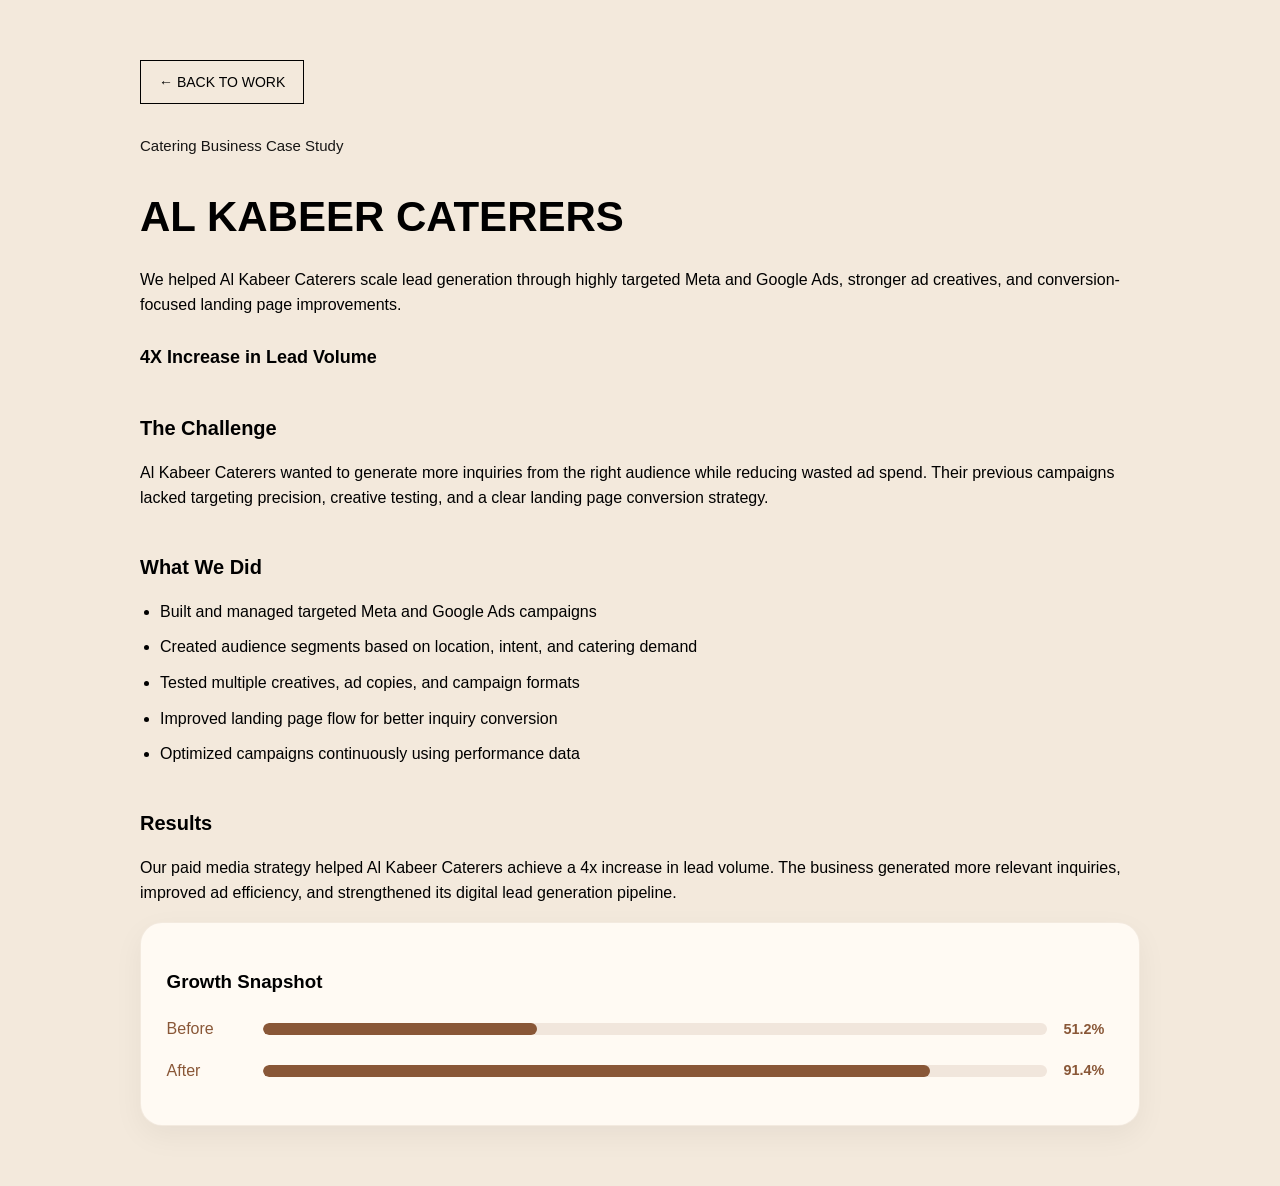
<file: al-kabeer.html>
<!doctype html>
<html lang="en">
  <head>
    <meta charset="UTF-8" />
    <meta name="viewport" content="width=device-width, initial-scale=1.0" />
    <title>Al Kabeer Caterers - Case Study</title>
    <style>
      body {
        margin: 0;
        font-family: Arial, sans-serif;
        background: #f3e9dc;
        color: black;
        line-height: 1.6;
      }

      .container {
        max-width: 1000px;
        margin: 0 auto;
        padding: 60px 20px;
      }

      .back-btn {
        display: inline-block;
        margin-bottom: 30px;
        padding: 10px 18px;
        border: 1px solid black;
        color: black;
        text-decoration: none;
        font-size: 14px;
      }

      h1 {
        font-size: 42px;
        margin: 10px 0;
        text-transform: uppercase;
      }

      h2 {
        font-size: 20px;
        margin-top: 40px;
        margin-bottom: 10px;
      }

      p {
        font-size: 16px;
        margin-bottom: 16px;
      }

      ul {
        padding-left: 20px;
      }

      li {
        margin-bottom: 10px;
      }

      .meta {
        font-size: 15px;
        opacity: 0.9;
        margin-bottom: 25px;
      }

      .highlight {
        font-size: 18px;
        font-weight: bold;
        margin: 25px 0;
      }
    </style>
  </head>
  <body>
    <div class="container">
      <a href="index.html#services" class="back-btn">&larr; BACK TO WORK</a>

      <div class="meta">Catering Business Case Study</div>
      <h1>AL KABEER CATERERS</h1>
      <p>
        We helped Al Kabeer Caterers scale lead generation through highly
        targeted Meta and Google Ads, stronger ad creatives, and
        conversion-focused landing page improvements.
      </p>

      <div class="highlight">4X Increase in Lead Volume</div>

      <h2>The Challenge</h2>
      <p>
        Al Kabeer Caterers wanted to generate more inquiries from the right
        audience while reducing wasted ad spend. Their previous campaigns lacked
        targeting precision, creative testing, and a clear landing page
        conversion strategy.
      </p>

      <h2>What We Did</h2>
      <ul>
        <li>Built and managed targeted Meta and Google Ads campaigns</li>
        <li>
          Created audience segments based on location, intent, and catering
          demand
        </li>
        <li>Tested multiple creatives, ad copies, and campaign formats</li>
        <li>Improved landing page flow for better inquiry conversion</li>
        <li>Optimized campaigns continuously using performance data</li>
      </ul>

      <h2>Results</h2>
      <p>
        Our paid media strategy helped Al Kabeer Caterers achieve a 4x increase
        in lead volume. The business generated more relevant inquiries, improved
        ad efficiency, and strengthened its digital lead generation pipeline.
      </p>
      <div class="case-chart-card">
        <h3>Growth Snapshot</h3>

        <div class="bar-row">
          <span>Before</span>
          <div class="bar-track">
            <div class="bar-fill" style="width: 35%"></div>
          </div>
          <strong>51.2%</strong>
        </div>

        <div class="bar-row">
          <span>After</span>
          <div class="bar-track">
            <div class="bar-fill" style="width: 85%"></div>
          </div>
          <strong>91.4%</strong>
        </div>
      </div>
      <!doctype html>
      <html lang="en">
        <head>
          <meta charset="UTF-8" />
          <meta
            name="viewport"
            content="width=device-width, initial-scale=1.0"
          />
        </head>
      </html>
    </div>
  </body>
</html>
<title>London Waffles - Case Study</title>
<style>
  body {
    margin: 0;
    font-family: Arial, sans-serif;
    background: #f3e9dc;
    color: black;
    line-height: 1.6;
  }
  .container {
    max-width: 1000px;
    margin: 0 auto;
    padding: 60px 20px;
  }
  .back-btn {
    display: inline-block;
    margin-bottom: 30px;
    padding: 10px 18px;
    border: 1px solid black;
    color: black;
    text-decoration: none;
    font-size: 14px;
  }
  h1 {
    font-size: 42px;
    margin: 10px 0;
    text-transform: uppercase;
  }
  h2 {
    font-size: 20px;
    margin-top: 40px;
    margin-bottom: 10px;
  }
  p {
    font-size: 16px;
    margin-bottom: 16px;
  }
  ul {
    padding-left: 20px;
  }
  li {
    margin-bottom: 10px;
  }
  .meta {
    font-size: 15px;
    opacity: 0.9;
    margin-bottom: 25px;
  }
  .highlight {
    font-size: 18px;
    font-weight: bold;
    margin: 25px 0;
  }
  .case-chart-card {
    background: #fffaf3;
    border: 1px solid rgba(137, 87, 55, 0.1);
    border-radius: 22px;
    padding: 1.6rem;
    box-shadow: 0 10px 30px rgba(0, 0, 0, 0.05);
  }

  .case-chart-card h3 {
    color: var(--Coffee);
    margin-bottom: 1.2rem;
  }

  .bar-row {
    display: grid;
    grid-template-columns: 80px 1fr 50px;
    gap: 1rem;
    align-items: center;
    margin-bottom: 1rem;
    color: #895737;
  }

  .bar-track {
    height: 12px;
    background: rgba(137, 87, 55, 0.12);
    border-radius: 999px;
    overflow: hidden;
  }

  .bar-fill {
    height: 100%;
    background: #895737;
    border-radius: 999px;
  }

  .bar-row strong {
    font-size: 0.9rem;
  }
</style>
</file>
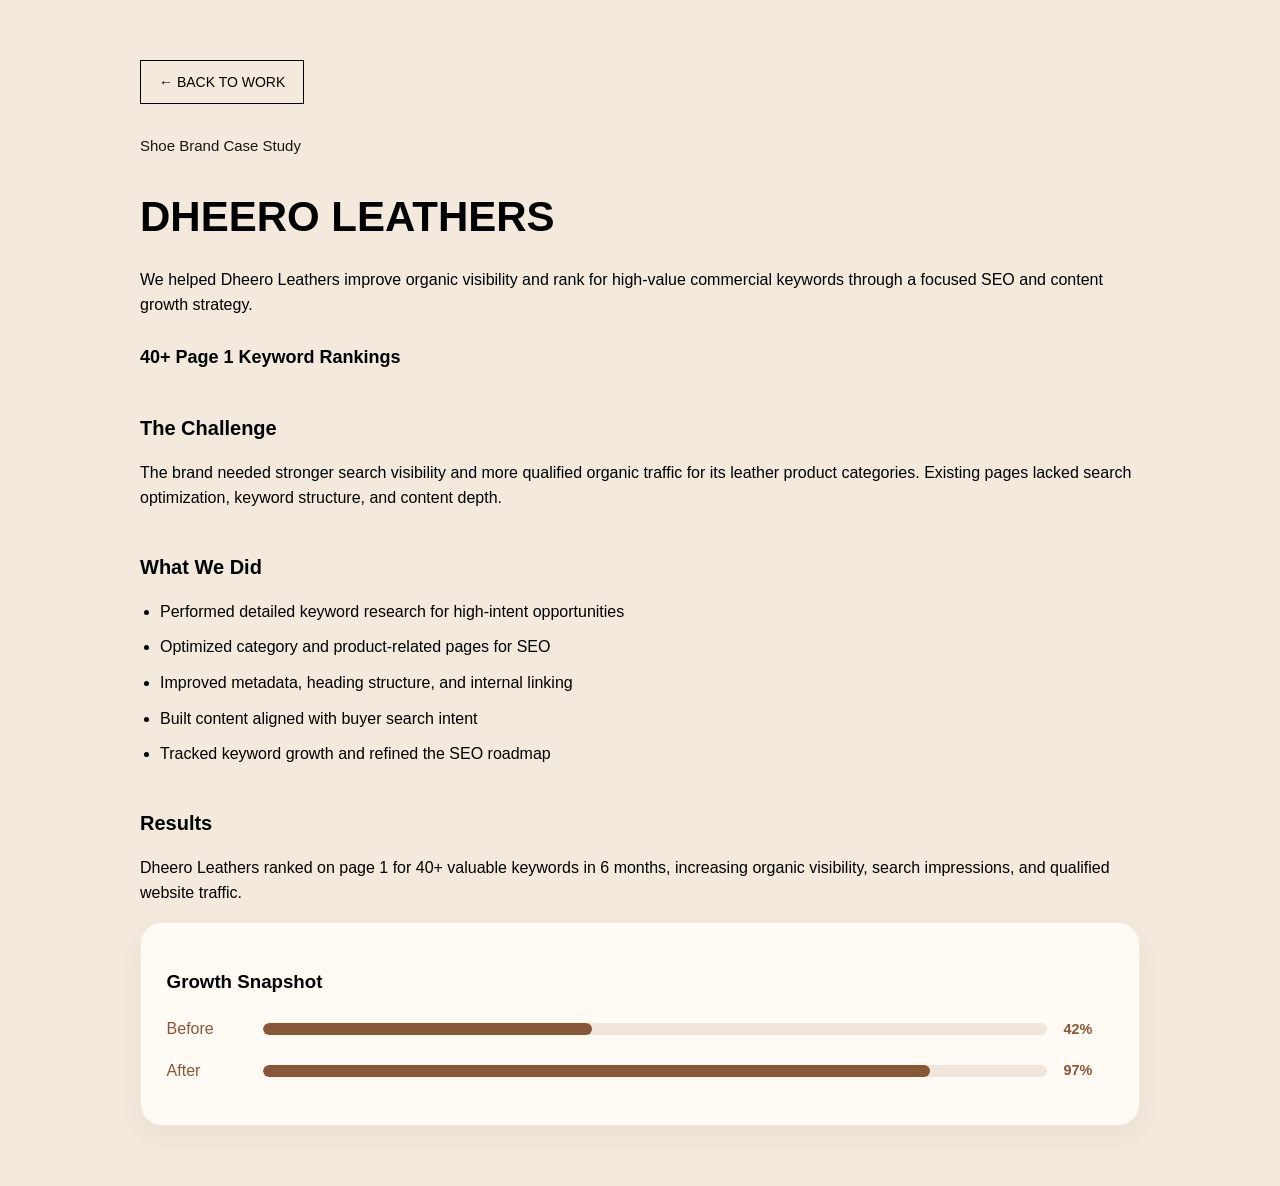
<file: dheero.html>
<!doctype html>
<html lang="en">
  <head>
    <meta charset="UTF-8" />
    <meta name="viewport" content="width=device-width, initial-scale=1.0" />
    <title>Dheero Leathers - Case Study</title>
    <style>
      body {
        margin: 0;
        font-family: Arial, sans-serif;
        background: #f3e9dc;
        color: black;
        line-height: 1.6;
      }
      .container {
        max-width: 1000px;
        margin: 0 auto;
        padding: 60px 20px;
      }
      .back-btn {
        display: inline-block;
        margin-bottom: 30px;
        padding: 10px 18px;
        border: 1px solid black;
        color: black;
        text-decoration: none;
        font-size: 14px;
      }
      h1 {
        font-size: 42px;
        margin: 10px 0;
        text-transform: uppercase;
      }
      h2 {
        font-size: 20px;
        margin-top: 40px;
        margin-bottom: 10px;
      }
      p {
        font-size: 16px;
        margin-bottom: 16px;
      }
      ul {
        padding-left: 20px;
      }
      li {
        margin-bottom: 10px;
      }
      .meta {
        font-size: 15px;
        opacity: 0.9;
        margin-bottom: 25px;
      }
      .highlight {
        font-size: 18px;
        font-weight: bold;
        margin: 25px 0;
      }
    </style>
  </head>
  <body>
    <div class="container">
      <a href="index.html#services" class="back-btn">&larr; BACK TO WORK</a>

      <div class="meta">Shoe Brand Case Study</div>
      <h1>DHEERO LEATHERS</h1>
      <p>
        We helped Dheero Leathers improve organic visibility and rank for
        high-value commercial keywords through a focused SEO and content growth
        strategy.
      </p>

      <div class="highlight">40+ Page 1 Keyword Rankings</div>

      <h2>The Challenge</h2>
      <p>
        The brand needed stronger search visibility and more qualified organic
        traffic for its leather product categories. Existing pages lacked search
        optimization, keyword structure, and content depth.
      </p>

      <h2>What We Did</h2>
      <ul>
        <li>
          Performed detailed keyword research for high-intent opportunities
        </li>
        <li>Optimized category and product-related pages for SEO</li>
        <li>Improved metadata, heading structure, and internal linking</li>
        <li>Built content aligned with buyer search intent</li>
        <li>Tracked keyword growth and refined the SEO roadmap</li>
      </ul>

      <h2>Results</h2>
      <p>
        Dheero Leathers ranked on page 1 for 40+ valuable keywords in 6 months,
        increasing organic visibility, search impressions, and qualified website
        traffic.
      </p>
      <div class="case-chart-card">
        <h3>Growth Snapshot</h3>

        <div class="bar-row">
          <span>Before</span>
          <div class="bar-track">
            <div class="bar-fill" style="width: 42%"></div>
          </div>
          <strong>42%</strong>
        </div>

        <div class="bar-row">
          <span>After</span>
          <div class="bar-track">
            <div class="bar-fill" style="width: 85%"></div>
          </div>
          <strong>97%</strong>
        </div>
      </div>
      <!doctype html>
      <html lang="en">
        <head>
          <meta charset="UTF-8" />
          <meta
            name="viewport"
            content="width=device-width, initial-scale=1.0"
          />
          <title>Dheero Leathers - Case Study</title>
          <style>
            body {
              margin: 0;
              font-family: Arial, sans-serif;
              background: #f3e9dc;
              color: black;
              line-height: 1.6;
            }
            .container {
              max-width: 1000px;
              margin: 0 auto;
              padding: 60px 20px;
            }
            .back-btn {
              display: inline-block;
              margin-bottom: 30px;
              padding: 10px 18px;
              border: 1px solid black;
              color: black;
              text-decoration: none;
              font-size: 14px;
            }
            h1 {
              font-size: 42px;
              margin: 10px 0;
              text-transform: uppercase;
            }
            h2 {
              font-size: 20px;
              margin-top: 40px;
              margin-bottom: 10px;
            }
            p {
              font-size: 16px;
              margin-bottom: 16px;
            }
            ul {
              padding-left: 20px;
            }
            li {
              margin-bottom: 10px;
            }
            .meta {
              font-size: 15px;
              opacity: 0.9;
              margin-bottom: 25px;
            }
            .highlight {
              font-size: 18px;
              font-weight: bold;
              margin: 25px 0;
            }
            .case-chart-card {
              background: #fffaf3;
              border: 1px solid rgba(137, 87, 55, 0.1);
              border-radius: 22px;
              padding: 1.6rem;
              box-shadow: 0 10px 30px rgba(0, 0, 0, 0.05);
            }

            .case-chart-card h3 {
              color: var(--Coffee);
              margin-bottom: 1.2rem;
            }

            .bar-row {
              display: grid;
              grid-template-columns: 80px 1fr 50px;
              gap: 1rem;
              align-items: center;
              margin-bottom: 1rem;
              color: #895737;
            }

            .bar-track {
              height: 12px;
              background: rgba(137, 87, 55, 0.12);
              border-radius: 999px;
              overflow: hidden;
            }

            .bar-fill {
              height: 100%;
              background: #895737;
              border-radius: 999px;
            }

            .bar-row strong {
              font-size: 0.9rem;
            }
          </style>
        </head>
      </html>
    </div>
  </body>
</html>
</file>
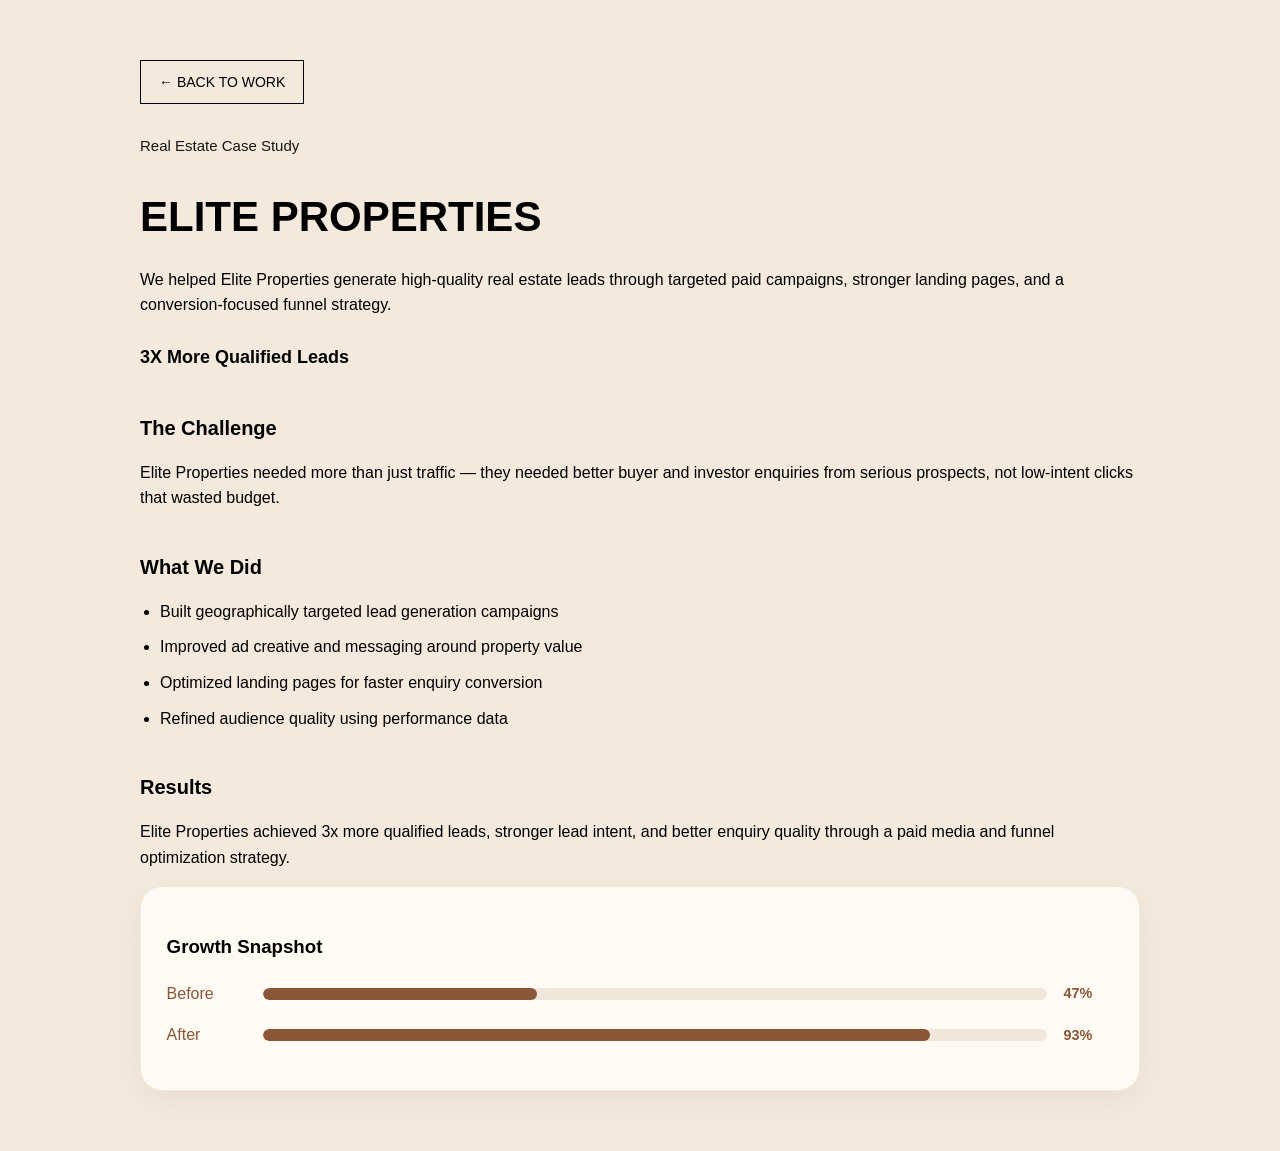
<file: elite.html>
<!doctype html>
<html lang="en">
  <head>
    <meta charset="UTF-8" />
    <meta name="viewport" content="width=device-width, initial-scale=1.0" />
    <title>Elite Properties - Case Study</title>
    <style>
      body {
        margin: 0;
        font-family: Arial, sans-serif;
        background: #F3E9DC;
        color: black;
        line-height: 1.6;
      }
      .container {
        max-width: 1000px;
        margin: 0 auto;
        padding: 60px 20px;
      }
      .back-btn {
        display: inline-block;
        margin-bottom: 30px;
        padding: 10px 18px;
        border: 1px solid black;
        color: black;
        text-decoration: none;
        font-size: 14px;
      }
      h1 {
        font-size: 42px;
        margin: 10px 0;
        text-transform: uppercase;
      }
      h2 {
        font-size: 20px;
        margin-top: 40px;
        margin-bottom: 10px;
      }
      p {
        font-size: 16px;
        margin-bottom: 16px;
      }
      ul {
        padding-left: 20px;
      }
      li {
        margin-bottom: 10px;
      }
      .meta {
        font-size: 15px;
        opacity: 0.9;
        margin-bottom: 25px;
      }
      .highlight {
        font-size: 18px;
        font-weight: bold;
        margin: 25px 0;
      }
    </style>
  </head>
  <body>
    <div class="container">
      <a href="index.html#services" class="back-btn">&larr; BACK TO WORK</a>

      <div class="meta">Real Estate Case Study</div>
      <h1>ELITE PROPERTIES</h1>
      <p>
        We helped Elite Properties generate high-quality real estate leads
        through targeted paid campaigns, stronger landing pages, and a
        conversion-focused funnel strategy.
      </p>

      <div class="highlight">3X More Qualified Leads</div>

      <h2>The Challenge</h2>
      <p>
        Elite Properties needed more than just traffic — they needed better
        buyer and investor enquiries from serious prospects, not low-intent
        clicks that wasted budget.
      </p>

      <h2>What We Did</h2>
      <ul>
        <li>Built geographically targeted lead generation campaigns</li>
        <li>Improved ad creative and messaging around property value</li>
        <li>Optimized landing pages for faster enquiry conversion</li>
        <li>Refined audience quality using performance data</li>
      </ul>

      <h2>Results</h2>
      <p>
        Elite Properties achieved 3x more qualified leads, stronger lead intent,
        and better enquiry quality through a paid media and funnel optimization
        strategy.
      </p>
      <div class="case-chart-card">
        <h3>Growth Snapshot</h3>

        <div class="bar-row">
          <span>Before</span>
          <div class="bar-track">
            <div class="bar-fill" style="width: 35%"></div>
          </div>
          <strong>47%</strong>
        </div>

        <div class="bar-row">
          <span>After</span>
          <div class="bar-track">
            <div class="bar-fill" style="width: 85%"></div>
          </div>
          <strong>93%</strong>
        </div>
      </div>
      <!doctype html>
      <html lang="en">
        <head>
          <meta charset="UTF-8" />
          <meta
            name="viewport"
            content="width=device-width, initial-scale=1.0"
          />
          <title>Elite Properties - Case Study</title>
          <style>
            body {
              margin: 0;
              font-family: Arial, sans-serif;
              background: #f3e9dc;
              color: black;
              line-height: 1.6;
            }
            .container {
              max-width: 1000px;
              margin: 0 auto;
              padding: 60px 20px;
            }
            .back-btn {
              display: inline-block;
              margin-bottom: 30px;
              padding: 10px 18px;
              border: 1px solid black;
              color: black;
              text-decoration: none;
              font-size: 14px;
            }
            h1 {
              font-size: 42px;
              margin: 10px 0;
              text-transform: uppercase;
            }
            h2 {
              font-size: 20px;
              margin-top: 40px;
              margin-bottom: 10px;
            }
            p {
              font-size: 16px;
              margin-bottom: 16px;
            }
            ul {
              padding-left: 20px;
            }
            li {
              margin-bottom: 10px;
            }
            .meta {
              font-size: 15px;
              opacity: 0.9;
              margin-bottom: 25px;
            }
            .highlight {
              font-size: 18px;
              font-weight: bold;
              margin: 25px 0;
            }
            .case-chart-card {
              background: #fffaf3;
              border: 1px solid rgba(137, 87, 55, 0.1);
              border-radius: 22px;
              padding: 1.6rem;
              box-shadow: 0 10px 30px rgba(0, 0, 0, 0.05);
            }

            .case-chart-card h3 {
              color: var(--Coffee);
              margin-bottom: 1.2rem;
            }

            .bar-row {
              display: grid;
              grid-template-columns: 80px 1fr 50px;
              gap: 1rem;
              align-items: center;
              margin-bottom: 1rem;
              color: #895737;
            }

            .bar-track {
              height: 12px;
              background: rgba(137, 87, 55, 0.12);
              border-radius: 999px;
              overflow: hidden;
            }

            .bar-fill {
              height: 100%;
              background: #895737;
              border-radius: 999px;
            }

            .bar-row strong {
              font-size: 0.9rem;
            }
          </style>
        </head>
      </html>
    </div>
  </body>
</html>
</file>
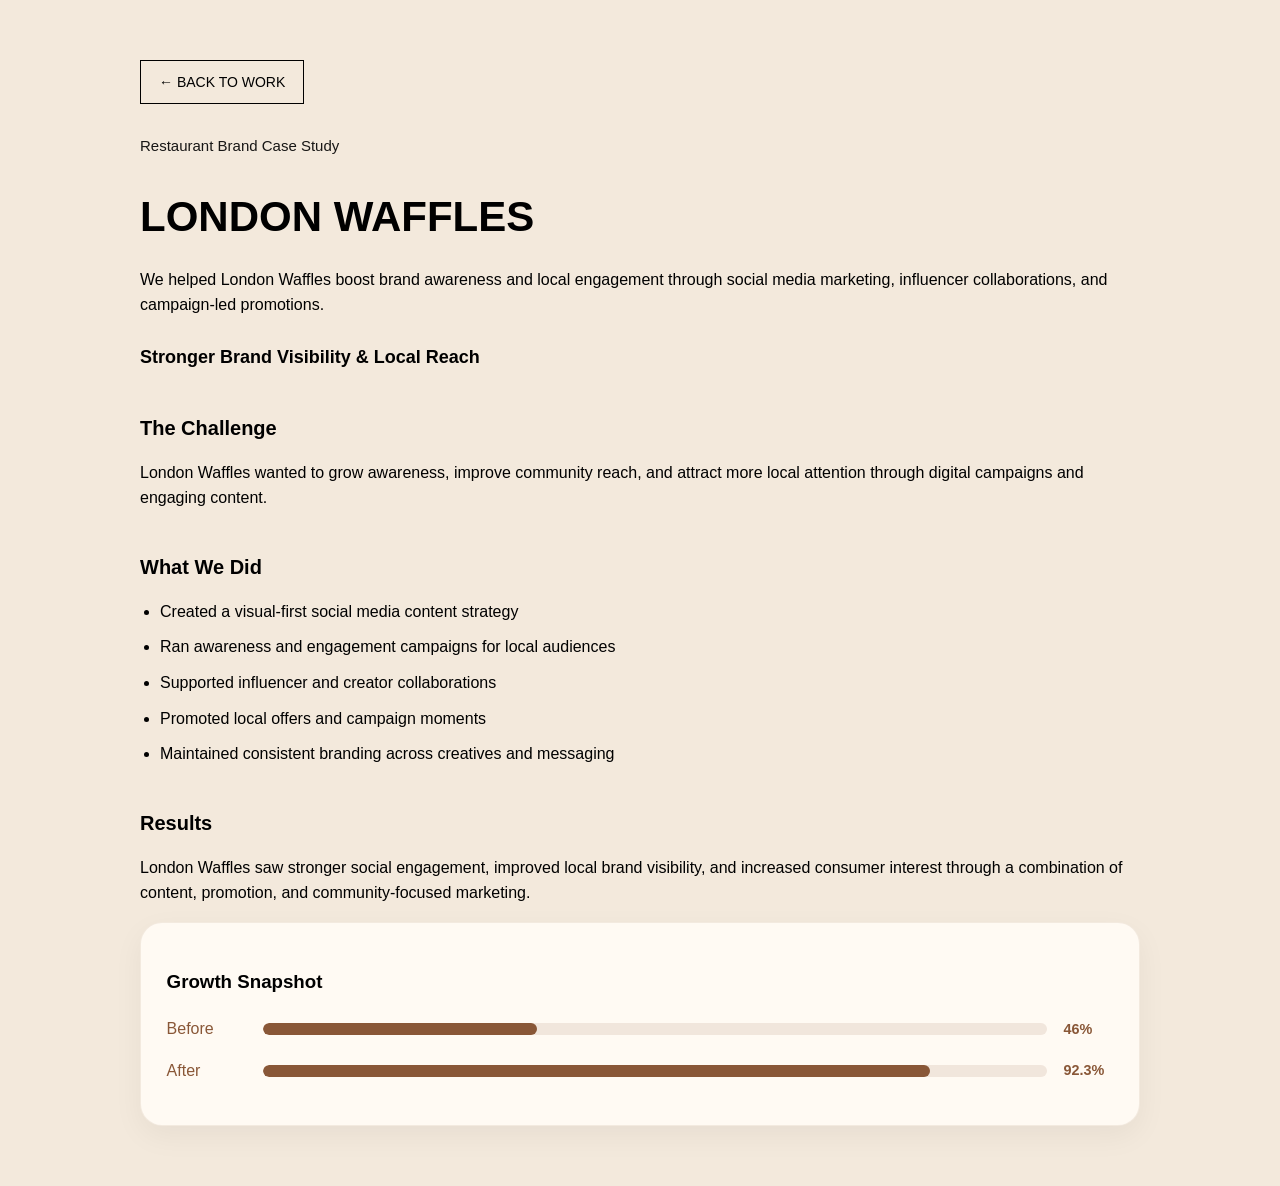
<file: london.html>
<!doctype html>
<html lang="en">
  <head>
    <meta charset="UTF-8" />
    <meta name="viewport" content="width=device-width, initial-scale=1.0" />
    <title>London Waffles - Case Study</title>
    <style>
      body {
        margin: 0;
        font-family: Arial, sans-serif;
        background: #F3E9DC;
        color: black;
        line-height: 1.6;
      }
      .container {
        max-width: 1000px;
        margin: 0 auto;
        padding: 60px 20px;
      }
      .back-btn {
        display: inline-block;
        margin-bottom: 30px;
        padding: 10px 18px;
        border: 1px solid black;
        color: black;
        text-decoration: none;
        font-size: 14px;
      }
      h1 {
        font-size: 42px;
        margin: 10px 0;
        text-transform: uppercase;
      }
      h2 {
        font-size: 20px;
        margin-top: 40px;
        margin-bottom: 10px;
      }
      p {
        font-size: 16px;
        margin-bottom: 16px;
      }
      ul {
        padding-left: 20px;
      }
      li {
        margin-bottom: 10px;
      }
      .meta {
        font-size: 15px;
        opacity: 0.9;
        margin-bottom: 25px;
      }
      .highlight {
        font-size: 18px;
        font-weight: bold;
        margin: 25px 0;
      }
    </style>
  </head>
  <body>
    <div class="container">
      <a href="index.html#services" class="back-btn">&larr; BACK TO WORK</a>

      <div class="meta">Restaurant Brand Case Study</div>
      <h1>LONDON WAFFLES</h1>
      <p>
        We helped London Waffles boost brand awareness and local engagement
        through social media marketing, influencer collaborations, and
        campaign-led promotions.
      </p>

      <div class="highlight">Stronger Brand Visibility & Local Reach</div>

      <h2>The Challenge</h2>
      <p>
        London Waffles wanted to grow awareness, improve community reach, and
        attract more local attention through digital campaigns and engaging
        content.
      </p>

      <h2>What We Did</h2>
      <ul>
        <li>Created a visual-first social media content strategy</li>
        <li>Ran awareness and engagement campaigns for local audiences</li>
        <li>Supported influencer and creator collaborations</li>
        <li>Promoted local offers and campaign moments</li>
        <li>Maintained consistent branding across creatives and messaging</li>
      </ul>

      <h2>Results</h2>
      <p>
        London Waffles saw stronger social engagement, improved local brand
        visibility, and increased consumer interest through a combination of
        content, promotion, and community-focused marketing.
      </p>
      <div class="case-chart-card">
        <h3>Growth Snapshot</h3>

        <div class="bar-row">
          <span>Before</span>
          <div class="bar-track">
            <div class="bar-fill" style="width: 35%"></div>
          </div>
          <strong>46%</strong>
        </div>

        <div class="bar-row">
          <span>After</span>
          <div class="bar-track">
            <div class="bar-fill" style="width: 85%"></div>
          </div>
          <strong>92.3%</strong>
        </div>
      </div>
      <!doctype html>
      <html lang="en">
        <head>
          <meta charset="UTF-8" />
          <meta
            name="viewport"
            content="width=device-width, initial-scale=1.0"
          />
        </head>
      </html>
    </div>
  </body>
</html>
 <title>London Waffles - Case Study</title>
          <style>
            body {
              margin: 0;
              font-family: Arial, sans-serif;
              background: #f3e9dc;
              color: black;
              line-height: 1.6;
            }
            .container {
              max-width: 1000px;
              margin: 0 auto;
              padding: 60px 20px;
            }
            .back-btn {
              display: inline-block;
              margin-bottom: 30px;
              padding: 10px 18px;
              border: 1px solid black;
              color: black;
              text-decoration: none;
              font-size: 14px;
            }
            h1 {
              font-size: 42px;
              margin: 10px 0;
              text-transform: uppercase;
            }
            h2 {
              font-size: 20px;
              margin-top: 40px;
              margin-bottom: 10px;
            }
            p {
              font-size: 16px;
              margin-bottom: 16px;
            }
            ul {
              padding-left: 20px;
            }
            li {
              margin-bottom: 10px;
            }
            .meta {
              font-size: 15px;
              opacity: 0.9;
              margin-bottom: 25px;
            }
            .highlight {
              font-size: 18px;
              font-weight: bold;
              margin: 25px 0;
            }
            .case-chart-card {
              background: #fffaf3;
              border: 1px solid rgba(137, 87, 55, 0.1);
              border-radius: 22px;
              padding: 1.6rem;
              box-shadow: 0 10px 30px rgba(0, 0, 0, 0.05);
            }

            .case-chart-card h3 {
              color: var(--Coffee);
              margin-bottom: 1.2rem;
            }

            .bar-row {
              display: grid;
              grid-template-columns: 80px 1fr 50px;
              gap: 1rem;
              align-items: center;
              margin-bottom: 1rem;
              color: #895737;
            }

            .bar-track {
              height: 12px;
              background: rgba(137, 87, 55, 0.12);
              border-radius: 999px;
              overflow: hidden;
            }

            .bar-fill {
              height: 100%;
              background: #895737;
              border-radius: 999px;
            }

            .bar-row strong {
              font-size: 0.9rem;
            }
          </style>
</file>
